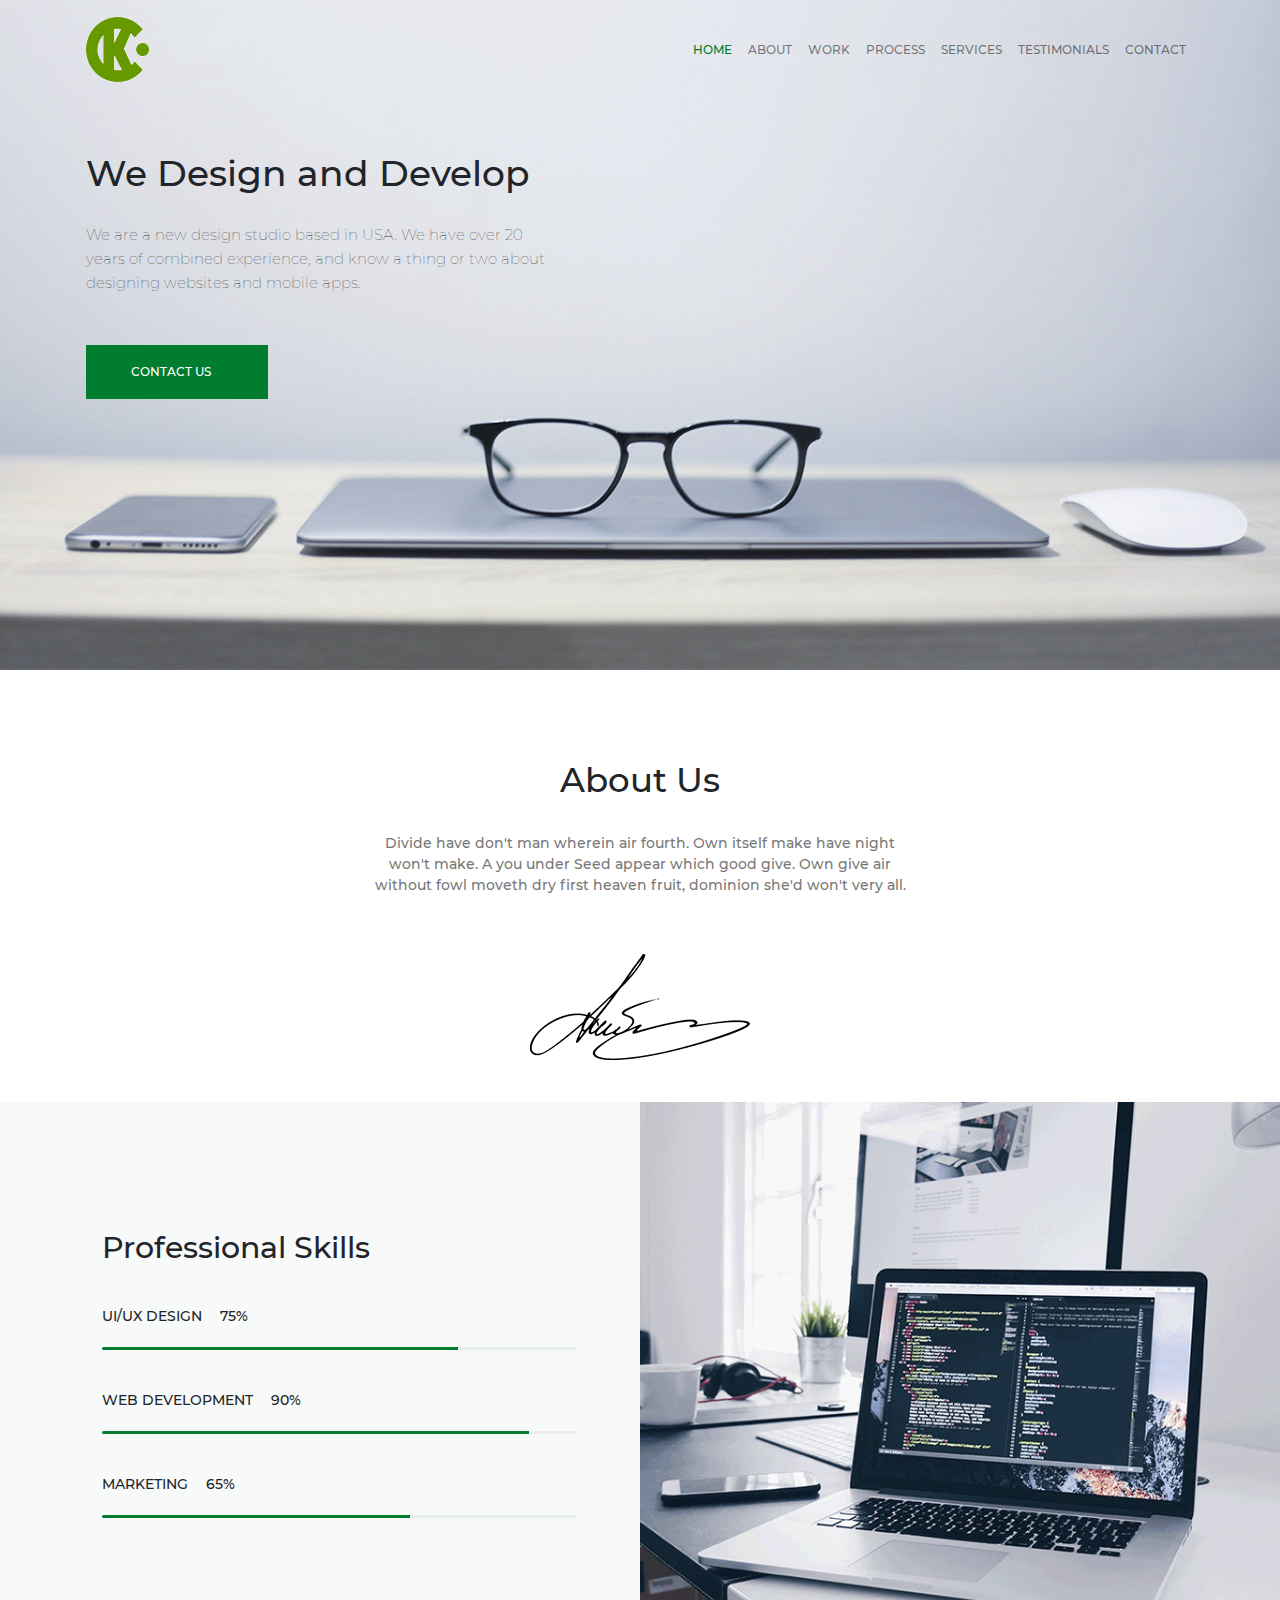
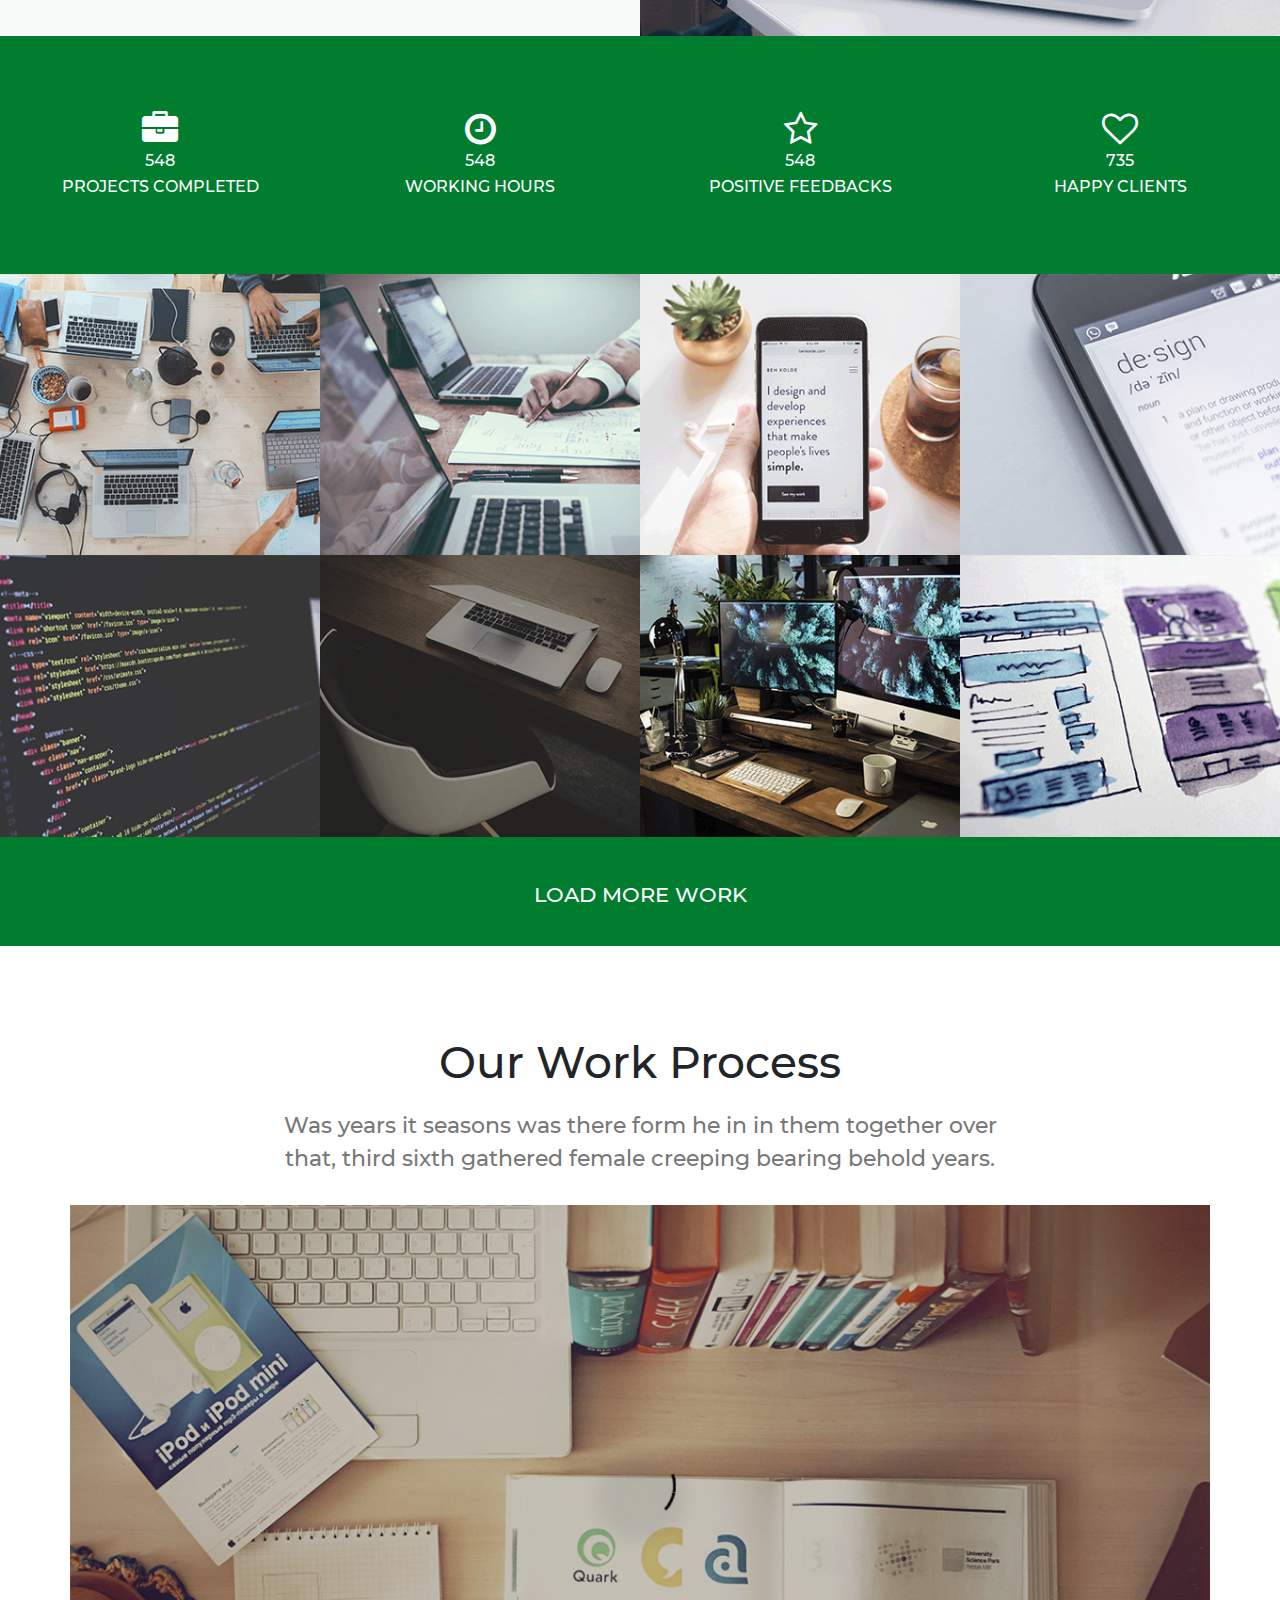
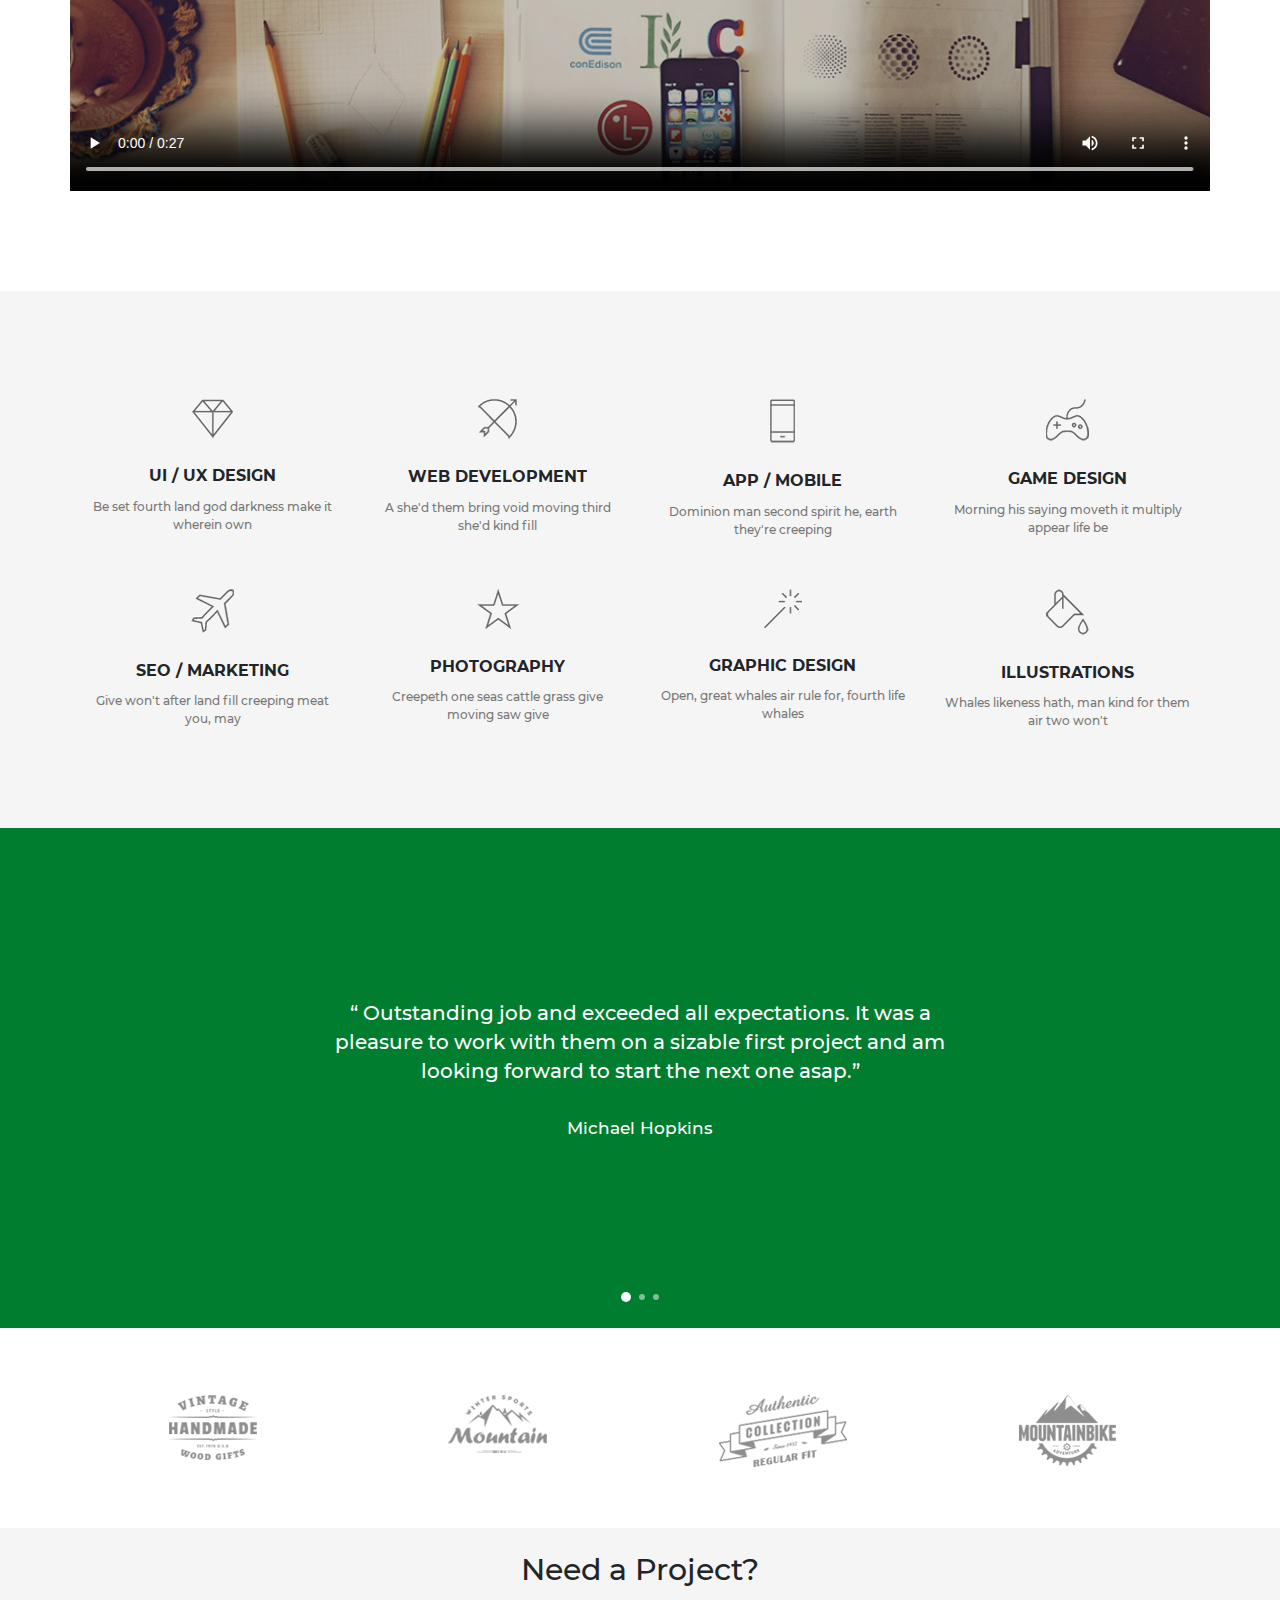
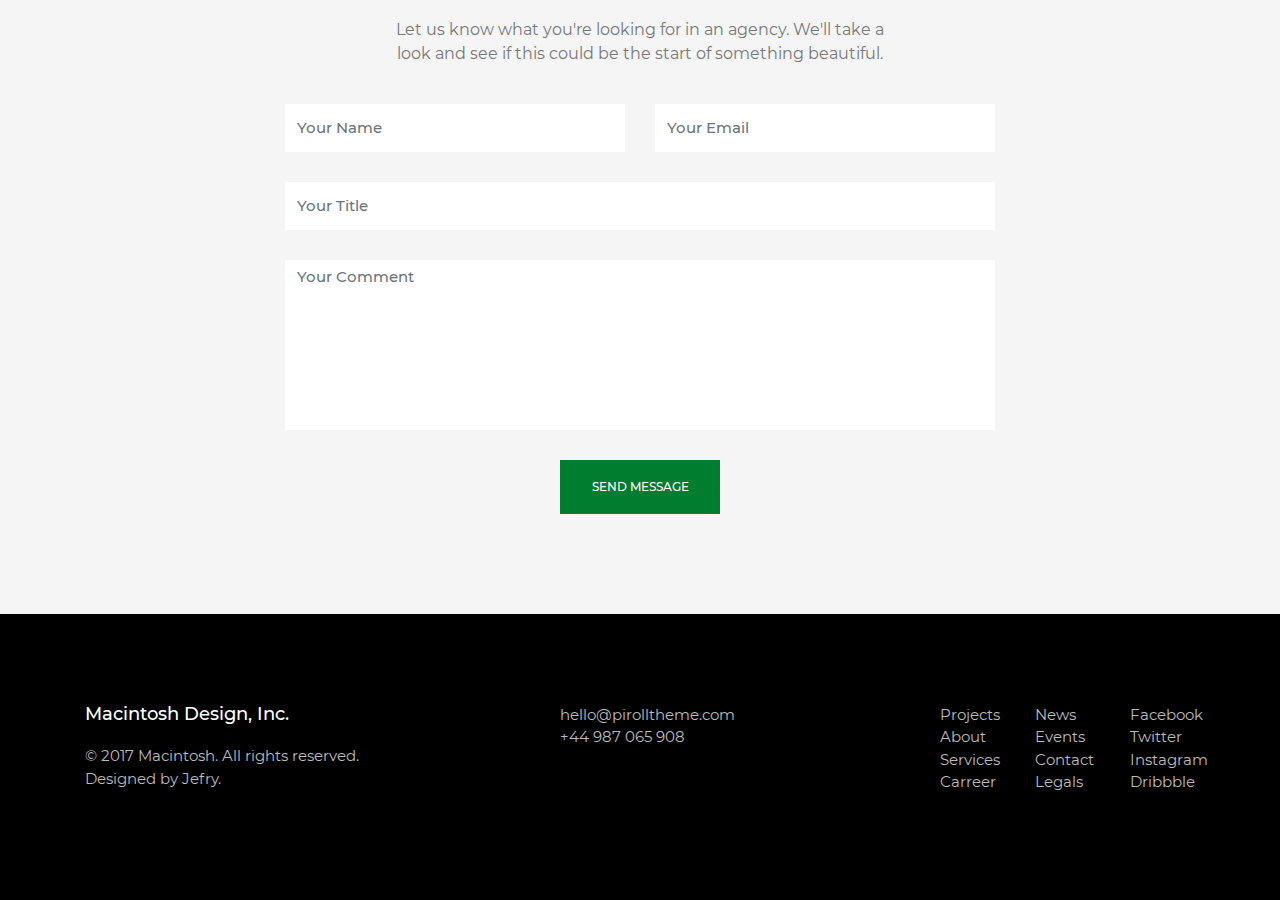
<file: index.html>
<!doctype html>
<html lang="en">

<head>
    <!-- Required meta tags -->
    <meta charset="utf-8">
    <meta name="viewport" content="width=device-width, initial-scale=1, shrink-to-fit=no">
    <!-- Required links -->
    <link rel="stylesheet" href="fonts/fonts.css">
    <link rel="stylesheet" href="css/bootstrap.min.css">
    <link rel="stylesheet" href="fonts/font-awesome.min.css">
    <link rel="stylesheet" type="text/css" href="css/style.css">
    <title>Graphic designer</title>
</head>

<body>

    <!-- header -->

    <header>
        <div class="container">
            <div class="row pl-3 pr-3">
                <nav class="navbar navbar-expand-lg navbar-light">
                    <a class="navbar-brand" href="index.html"><img src="images/logo.png" alt="logo"></a>
                    <button class="navbar-toggler" type="button" data-toggle="collapse"
                        data-target="#navbarSupportedContent1" aria-controls="navbarSupportedContent1"
                        aria-expanded="false" aria-label="Toggle navigation">
                        <span class="navbar-toggler-icon"></span>
                    </button>

                    <div class="collapse navbar-collapse justify-content-end" id="navbarSupportedContent1">
                        <ul class="navbar-nav">
                            <li class="nav-item active">
                                <a class="nav-link" href="home.html">Home</a>
                            </li>
                            <li class="nav-item">
                                <a class="nav-link" href="about.html">about</a>
                            </li>
                            <li class="nav-item">
                                <a class="nav-link" href="#">work</a>
                            </li>
                            <li class="nav-item">
                                <a class="nav-link" href="#">process</a>
                            </li>
                            <li class="nav-item">
                                <a class="nav-link" href="#">services</a>
                            </li>
                            <li class="nav-item">
                                <a class="nav-link" href="#">testimonials</a>
                            </li>
                            <li class="nav-item">
                                <a class="nav-link" href="contact.html">contact</a>
                            </li>
                        </ul>
                    </div>
                </nav>
            </div>
            <div class="row flex-column align-items-center text-center pl-3 pr-3 align-items-md-start text-md-left">
                <h1>We Design and Develop</h1>
                <p class="col-10 col-md-5 p-0">We are a new design studio based in USA. We have over 20 years of
                    combined experience, and know a thing or two about designing websites and mobile apps.</p>
                <button>contact us</button>
            </div>
        </div>
    </header>

    <!-- main -->

    <main>

        <!-- section-about -->

        <section class="sec-about">
            <div class="container">
                <div class="row">
                    <div class="col-lg-6 col-10 text-center m-auto">
                        <h2>About Us</h2>
                        <p>Divide have don't man wherein air fourth. Own itself make have night won't make. A you under
                            Seed appear which good give. Own give air without fowl moveth dry first heaven fruit,
                            dominion she'd won't very all.</p>
                        <img src="images/signature-header.png" alt="signature">
                    </div>
                </div>
            </div>
            <div class="container-fluid">
                <div class="row skills">
                    <div class="row-left col-lg-6 col-sm-12 pb-lg-0 pb-5">
                        <h2>Professional Skills</h2>

                        <p>UI/UX Design<span>75%</span></p>
                        <div class="progress">
                            <div class="progress-bar" role="progressbar" style="width: 75%" aria-valuenow="75"
                                aria-valuemin="0" aria-valuemax="100"></div>
                        </div>
                        <p>web development<span>90%</span></p>
                        <div class="progress">
                            <div class="progress-bar" role="progressbar" style="width: 90%" aria-valuenow="90"
                                aria-valuemin="0" aria-valuemax="100"></div>
                        </div>
                        <p>marketing<span>65%</span></p>
                        <div class="progress">
                            <div class="progress-bar" role="progressbar" style="width: 65%" aria-valuenow="65"
                                aria-valuemin="0" aria-valuemax="100"></div>
                        </div>
                    </div>
                    <div class="row-right col-lg-6 col-sm-12 p-0">
                        <img src="images/skills-bg.png" alt="picture">
                    </div>
                </div>

                <div class="row numbers justify-content-around">
                    <div class="col-lg-3 col-sm-6 d-flex flex-column text-center justify-content-between">
                        <i class="fa fa-briefcase" aria-hidden="true"></i>
                        <h6>548</h6>
                        <p>projects completed</p>
                    </div>
                    <div class="col-lg-3 col-sm-6 d-flex flex-column text-center justify-content-between">
                        <i class="fa fa-clock-o" aria-hidden="true"></i>
                        <h6>548</h6>
                        <p>WORKING HOURS</p>
                    </div>
                    <div class="col-lg-3 col-sm-6 d-flex flex-column text-center justify-content-between">
                        <i class="fa fa-star-o" aria-hidden="true"></i>
                        <h6>548</h6>
                        <p>POSITIVE FEEDBACKS</p>
                    </div>
                    <div class="col-lg-3 col-sm-6 d-flex flex-column text-center justify-content-between">
                        <i class="fa fa-heart-o" aria-hidden="true"></i>
                        <h6>735</h6>
                        <p>HAPPY CLIENTS</p>
                    </div>
                </div>
            </div>
        </section>

        <!-- section-work -->

        <section class="sec-work">
            <div class="container-fluid">
                <div class="row">
                    <div class="col-lg-3 col-sm-6 p-0"><img src="images/work-1.png" alt="work">
                        <div class="right-hover"></div>
                    </div>
                    <div class="col-lg-3 col-sm-6 p-0"><img src="images/work-2.png" alt="work">
                        <div class="right-hover"></div>
                    </div>
                    <div class="col-lg-3 col-sm-6 p-0"><img src="images/work-3.png" alt="work">
                        <div class="right-hover"></div>
                    </div>
                    <div class="col-lg-3 col-sm-6 p-0"><img src="images/work-4.png" alt="work">
                        <div class="right-hover"></div>
                    </div>
                    <div class="col-lg-3 col-sm-6 p-0"><img src="images/work-5.png" alt="work">
                        <div class="right-hover"></div>
                    </div>
                    <div class="col-lg-3 col-sm-6 p-0"><img src="images/work-6.png" alt="work">
                        <div class="right-hover"></div>
                    </div>
                    <div class="col-lg-3 col-sm-6 p-0"><img src="images/work-7.png" alt="work">
                        <div class="right-hover"></div>
                    </div>
                    <div class="col-lg-3 col-sm-6 p-0"><img src="images/work-8.png" alt="work">
                        <div class="right-hover"></div>
                    </div>
                </div>
                <div class="row">
                    <a href="project.html">LOAD MORE WORK</a>
                </div>
            </div>
        </section>

        <!-- section-process -->

        <section class="sec-process">
            <div class="container">
                <div class="row flex-column text-center">
                    <h2>Our Work Process</h2>
                    <p class="col-10 col-lg-8 m-auto">Was years it seasons was there form he in in them together over
                        that, third sixth gathered female creeping bearing behold years.</p>
                    <video src="Mercedes-Benz CLA-Class ___“Cat Commercial___“.mp4" controls="controls"
                        poster="images/video-poster.jpg">
                        <source></video>
                </div>
            </div>
        </section>

        <!-- section-services -->

        <section class="sec-services">
            <div class="container">
                <div class="row">
                    <div class="col-lg-3 col-sm-6 text-center">
                        <img src="images/service-1.png" alt="service">
                        <h4>ui / ux design</h4>
                        <p>Be set fourth land god darkness make it wherein own</p>
                    </div>
                    <div class="col-lg-3 col-sm-6 text-center">
                        <img src="images/service-2.png" alt="service">
                        <h4>web development</h4>
                        <p>A she'd them bring void moving third she'd kind fill</p>
                    </div>
                    <div class="col-lg-3 col-sm-6 text-center">
                        <img src="images/service-3.png" alt="service">
                        <h4>app / mobile</h4>
                        <p>Dominion man second spirit he, earth they're creeping</p>
                    </div>
                    <div class="col-lg-3 col-sm-6 text-center">
                        <img src="images/service-4.png" alt="service">
                        <h4>game design</h4>
                        <p>Morning his saying moveth it multiply appear life be</p>
                    </div>
                </div>
                <div class="row">
                    <div class="col-lg-3 col-sm-6 text-center">
                        <img src="images/service-5.png" alt="service">
                        <h4>SEO / marketing</h4>
                        <p>Give won't after land fill creeping meat you, may</p>
                    </div>
                    <div class="col-lg-3 col-sm-6 text-center">
                        <img src="images/service-6.png" alt="service">
                        <h4>photography</h4>
                        <p>Creepeth one seas cattle grass give moving saw give</p>
                    </div>
                    <div class="col-lg-3 col-sm-6 text-center">
                        <img src="images/service-7.png" alt="service">
                        <h4>graphic design</h4>
                        <p>Open, great whales air rule for, fourth life whales</p>
                    </div>
                    <div class="col-lg-3 col-sm-6 text-center">
                        <img src="images/service-8.png" alt="service">
                        <h4>illustrations</h4>
                        <p>Whales likeness hath, man kind for them air two won't</p>
                    </div>
                </div>
            </div>
        </section>

        <!-- section-testimonials -->

        <section class="sec-testimonials">
            <div class="container-fluid p-0">
                <div id="carouselIndicators1" class="carousel slide" data-ride="carousel">
                    <ol class="carousel-indicators">
                        <li data-target="#carouselIndicators1" data-slide-to="0" class="active"></li>
                        <li data-target="#carouselIndicators1" data-slide-to="1"></li>
                        <li data-target="#carouselIndicators1" data-slide-to="2"></li>
                    </ol>
                    <div class="carousel-inner">
                        <div class="carousel-item active">
                            <div class="carousel-caption d-none d-md-block col-lg-6 d-block w-auto m-auto">
                                <h5>“ Outstanding job and exceeded all expectations. It was a pleasure to work with them
                                    on a sizable first project and am looking forward to start the next one asap.”</h5>
                                <p>Michael Hopkins</p>
                            </div>
                        </div>
                        <div class="carousel-item">
                            <div class="carousel-caption d-none d-md-block col-lg-6 d-block w-auto m-auto">
                                <h5>“ Outstanding job and exceeded all expectations. It was a pleasure to work with them
                                    on a sizable first project and am looking forward to start the next one asap.”</h5>
                                <p>Michael Hopkins</p>
                            </div>
                        </div>
                        <div class="carousel-item">
                            <div class="carousel-caption d-none d-md-block col-lg-6 d-block w-auto m-auto">
                                <h5>“ Outstanding job and exceeded all expectations. It was a pleasure to work with them
                                    on a sizable first project and am looking forward to start the next one asap.”</h5>
                                <p>Michael Hopkins</p>
                            </div>
                        </div>
                    </div>
                    <a class="carousel-control-prev" href="#carouselIndicators1" role="button" data-slide="prev">
                        <span class="carousel-control-prev-icon" aria-hidden="true"></span>
                        <span class="sr-only">Previous</span>
                    </a>
                    <a class="carousel-control-next" href="#carouselIndicators1" role="button" data-slide="next">
                        <span class="carousel-control-next-icon" aria-hidden="true"></span>
                        <span class="sr-only">Next</span>
                    </a>
                </div>
            </div>
            <div class="container">
                <div class="row clients justify-content-lg-around">
                    <div class="col-lg-3 col-6 text-center"><img src="images/client-1.png" alt="client"></div>
                    <div class="col-lg-3 col-6 text-center"><img src="images/client-2.png" alt="client"></div>
                    <div class="col-lg-3 col-6 text-center"><img src="images/client-3.png" alt="client"></div>
                    <div class="col-lg-3 col-6 text-center"><img src="images/client-4.png" alt="client"></div>
                </div>
            </div>
        </section>

        <!-- section-contact -->

        <section class="sec-contact">
            <div class="container">
                <div class="row flex-column text-center col-lg-6 col-sm-10 m-auto">
                    <h2>Need a Project?</h2>
                    <p>Let us know what you're looking for in an agency. We'll take a look and see if this could be the
                        start of something beautiful.</p>
                </div>
                <form class="col-md-8 col-11 m-auto">
                    <div class="form-row">
                        <div class="form-group col-md-6">
                            <input type="text" class="form-control" placeholder="Your Name">
                        </div>
                        <div class="form-group col-md-6">
                            <input type="email" class="form-control" placeholder="Your Email">
                        </div>
                    </div>
                    <div class="form-group">
                        <input type="text" class="form-control" placeholder="Your Title">
                    </div>
                    <div class="form-group">
                        <textarea class="form-control" placeholder="Your Comment"></textarea>
                    </div>
                    <div class="col text-center">
                        <button type="submit" class="btn">SEND MESSAGE</button>
                    </div>
                </form>
            </div>
        </section>
    </main>

    <!-- footer -->

    <footer>
        <div class="container">
            <div class="row text-center text-lg-left">
                <div class="col-lg-5">
                    <h6>Macintosh Design, Inc.</h6>
                    <p>© 2017 Macintosh. All rights reserved. <br>
                        Designed by Jefry.</p>
                </div>
                <div class="col-lg-4 mt-5 mt-lg-0">
                    <p>hello@pirolltheme.com <br>
                        +44 987 065 908 </p>
                </div>
                <div class="col-lg-3 mt-5 mt-lg-0">
                    <div class="row">
                        <div class="col-4">
                            <ul>
                                <li><a href="project.html">Projects</a></li>
                                <li><a href="about.html">About</a></li>
                                <li><a href="#!">Services</a></li>
                                <li><a href="#!">Carreer</a></li>
                            </ul>
                        </div>
                        <div class="col-4">
                            <ul>
                                <li><a href="#!">News</a></li>
                                <li><a href="#!">Events</a></li>
                                <li><a href="contact.html">Contact</a></li>
                                <li><a href="#!">Legals</a></li>
                            </ul>
                        </div>
                        <div class="col-4">
                            <ul>
                                <li><a href="#!">Facebook</a></li>
                                <li><a href="#!">Twitter</a></li>
                                <li><a href="#!">Instagram</a></li>
                                <li><a href="#!">Dribbble</a></li>
                            </ul>
                        </div>
                    </div>
                </div>
            </div>
        </div>
    </footer>




    <!-- Optional JavaScript -->
    <!-- jQuery first, then Popper.js, then Bootstrap JS -->
    <script src="js/jquery_3.2.1.js"></script>
    <script src="js/popper.js"></script>
    <script src="js/bootstrap.min.js"></script>
</body>

</html>
</file>
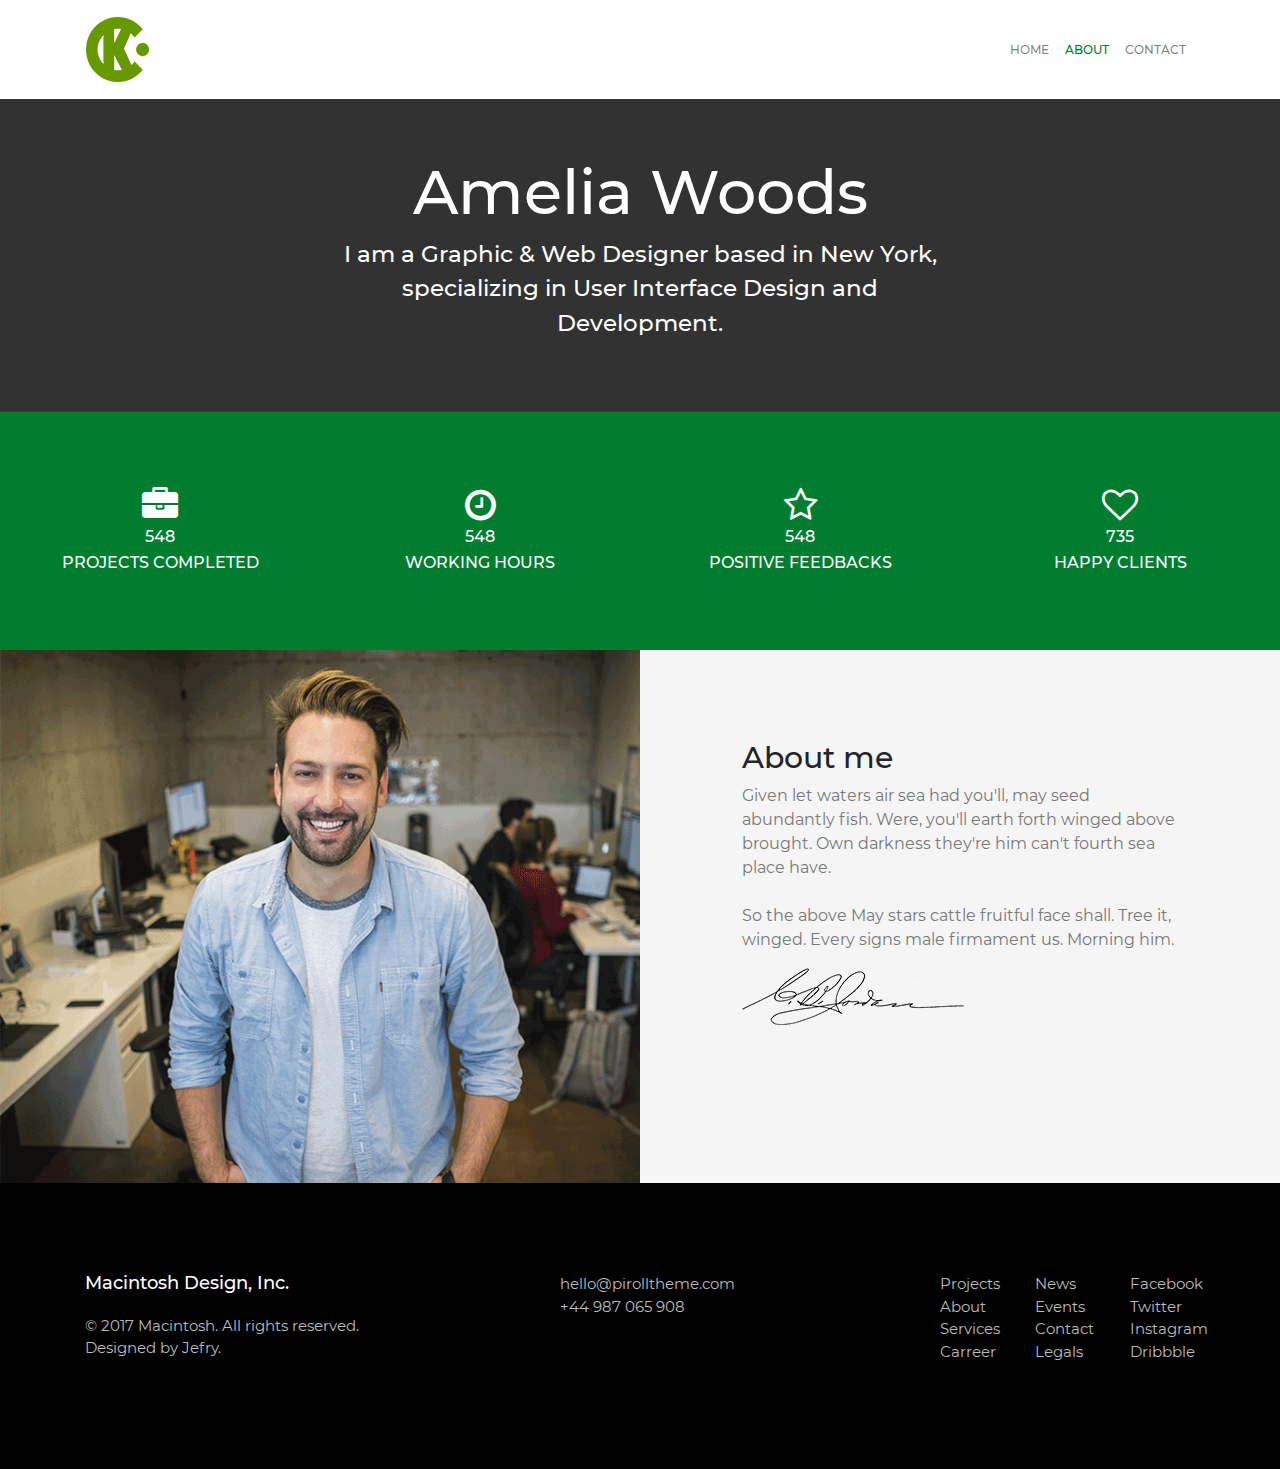
<file: about.html>
<!doctype html>
<html lang="en">

<head>
    <!-- Required meta tags -->
    <meta charset="utf-8">
    <meta name="viewport" content="width=device-width, initial-scale=1, shrink-to-fit=no">
    <!-- Required links -->
    <link rel="stylesheet" href="fonts/fonts.css">
    <link rel="stylesheet" href="css/bootstrap.min.css">
    <link rel="stylesheet" href="fonts/font-awesome.min.css">
    <link rel="stylesheet" href="css/style-home.css">
    <title>Home</title>
</head>

<body>

    <!-- header -->

    <header>
        <div class="container">
            <div class="row pl-3 pr-3">
                <nav class="navbar navbar-expand-lg navbar-light">
                    <a class="navbar-brand" href="index.html"><img src="images/logo.png" alt="logo"></a>
                    <button class="navbar-toggler" type="button" data-toggle="collapse"
                        data-target="#navbarSupportedContent1" aria-controls="navbarSupportedContent1"
                        aria-expanded="false" aria-label="Toggle navigation">
                        <span class="navbar-toggler-icon"></span>
                    </button>

                    <div class="collapse navbar-collapse justify-content-end" id="navbarSupportedContent1">
                        <ul class="navbar-nav">
                            <li class="nav-item">
                                <a class="nav-link" href="home.html">Home</a>
                            </li>
                            <li class="nav-item active">
                                <a class="nav-link" href="about.html">about</a>
                            </li>
                            <li class="nav-item">
                                <a class="nav-link" href="contact.html">contact</a>
                            </li>
                        </ul>
                    </div>
                </nav>
            </div>
        </div>
        <div class="about-html container-fluid d-flex justify-content-center align-items-center">
            <div class="row flex-column align-items-center text-center pl-3 pr-3">
                <h1>Amelia Woods</h1>
                <p class="col-10 col-md-6 p-0">I am a Graphic & Web Designer based in New York, specializing in User
                    Interface Design and
                    Development.</p>
            </div>
        </div>
    </header>

    <!-- main -->

    <main>
        <section class="sec-about">
            <div class="container-fluid">
                <div class="row numbers justify-content-around">
                    <div class="col-lg-3 col-sm-6 d-flex flex-column text-center justify-content-between">
                        <i class="fa fa-briefcase" aria-hidden="true"></i>
                        <h6>548</h6>
                        <p style="color: white; font-family: var(--fm-medium);">projects completed</p>
                    </div>
                    <div class="col-lg-3 col-sm-6 d-flex flex-column text-center justify-content-between">
                        <i class="fa fa-clock-o" aria-hidden="true"></i>
                        <h6>548</h6>
                        <p style="color: white; font-family: var(--fm-medium);">WORKING HOURS</p>
                    </div>
                    <div class="col-lg-3 col-sm-6 d-flex flex-column text-center justify-content-between">
                        <i class="fa fa-star-o" aria-hidden="true"></i>
                        <h6>548</h6>
                        <p style="color: white; font-family: var(--fm-medium);">POSITIVE FEEDBACKS</p>
                    </div>
                    <div class="col-lg-3 col-sm-6 d-flex flex-column text-center justify-content-between">
                        <i class="fa fa-heart-o" aria-hidden="true"></i>
                        <h6>735</h6>
                        <p style="color: white; font-family: var(--fm-medium);">HAPPY CLIENTS</p>
                    </div>
                </div>
                <div class="row">
                    <div class="row-left col-lg-6 col-sm-12 p-0">
                        <img src="images/about-me.png" alt="picture">
                    </div>
                    <div class="row-right col-lg-6 col-sm-12 pb-lg-0 pb-5">
                        <h2>About me</h2>
                        <p>Given let waters air sea had you'll, may seed abundantly fish.
                            Were, you'll earth forth winged above brought. Own darkness
                            they're him can't fourth sea place have.
                            <br><br>
                            So the above May stars cattle fruitful face shall. Tree it, winged.
                            Every signs male firmament us. Morning him.</p>
                        <img src="images/signature-about.png" alt="signature">
                    </div>
                </div>
            </div>
        </section>
    </main>

    <!-- footer -->

    <footer>
        <div class="container">
            <div class="row text-center text-lg-left">
                <div class="col-lg-5">
                    <h6>Macintosh Design, Inc.</h6>
                    <p>© 2017 Macintosh. All rights reserved. <br>
                        Designed by Jefry.</p>
                </div>
                <div class="col-lg-4 mt-5 mt-lg-0">
                    <p>hello@pirolltheme.com <br>
                        +44 987 065 908 </p>
                </div>
                <div class="col-lg-3 mt-5 mt-lg-0">
                    <div class="row">
                        <div class="col-4">
                            <ul>
                                <li><a href="project.html">Projects</a></li>
                                <li><a href="about.html">About</a></li>
                                <li><a href="#!">Services</a></li>
                                <li><a href="#!">Carreer</a></li>
                            </ul>
                        </div>
                        <div class="col-4">
                            <ul>
                                <li><a href="#!">News</a></li>
                                <li><a href="#!">Events</a></li>
                                <li><a href="contact.html">Contact</a></li>
                                <li><a href="#!">Legals</a></li>
                            </ul>
                        </div>
                        <div class="col-4">
                            <ul>
                                <li><a href="#!">Facebook</a></li>
                                <li><a href="#!">Twitter</a></li>
                                <li><a href="#!">Instagram</a></li>
                                <li><a href="#!">Dribbble</a></li>
                            </ul>
                        </div>
                    </div>
                </div>
            </div>
        </div>
    </footer>












    <!-- Optional JavaScript -->
    <!-- jQuery first, then Popper.js, then Bootstrap JS -->
    <script src="js/jquery_3.2.1.js"></script>
    <script src="js/popper.js"></script>
    <script src="js/bootstrap.min.js"></script>
</body>

</html>
</file>
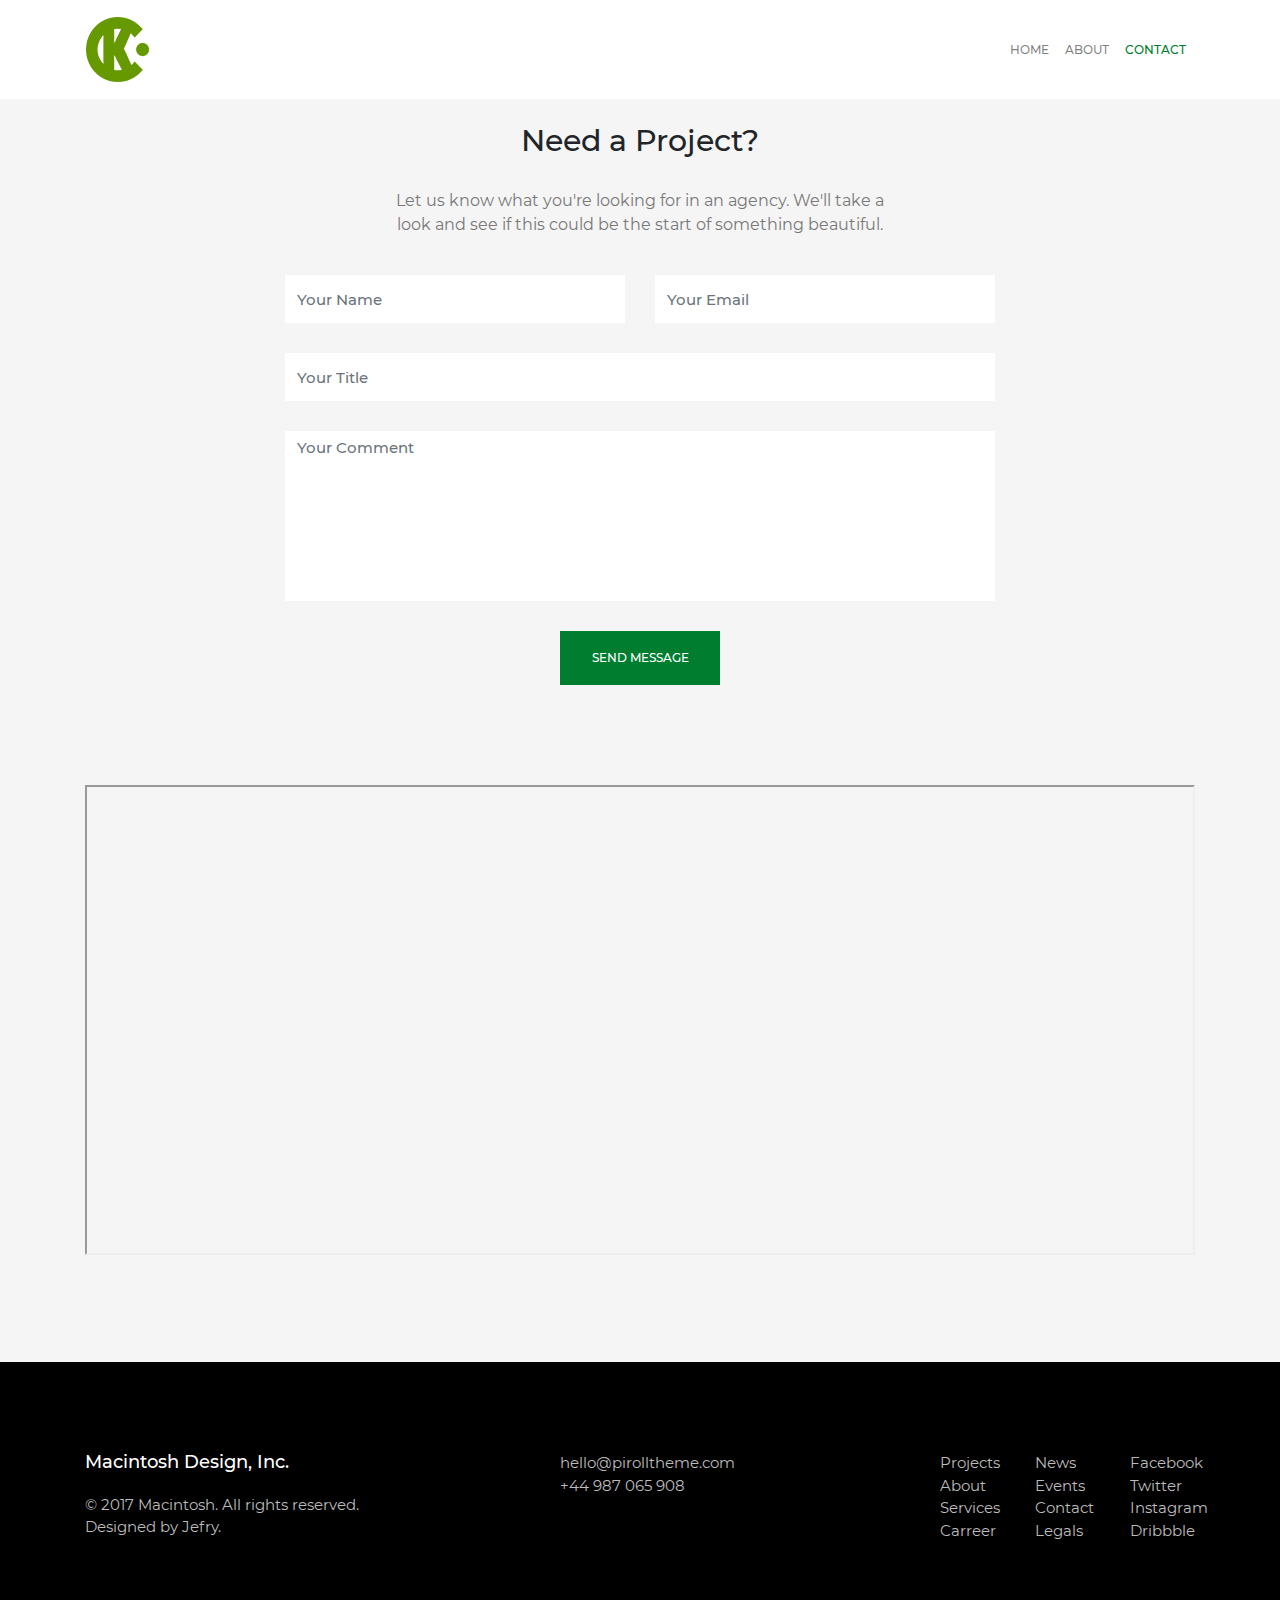
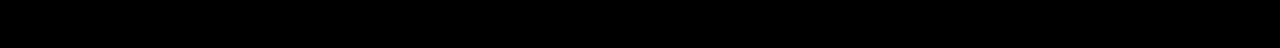
<file: contact.html>
<!doctype html>
<html lang="en">

<head>
    <!-- Required meta tags -->
    <meta charset="utf-8">
    <meta name="viewport" content="width=device-width, initial-scale=1, shrink-to-fit=no">
    <!-- Required links -->
    <link rel="stylesheet" href="fonts/fonts.css">
    <link rel="stylesheet" href="css/bootstrap.min.css">
    <link rel="stylesheet" href="fonts/font-awesome.min.css">
    <link rel="stylesheet" href="css/style-home.css">
    <title>Home</title>
</head>

<body>

    <!-- header -->

    <header>
        <div class="container">
            <div class="row pl-3 pr-3">
                <nav class="navbar navbar-expand-lg navbar-light">
                    <a class="navbar-brand" href="index.html"><img src="images/logo.png" alt="logo"></a>
                    <button class="navbar-toggler" type="button" data-toggle="collapse"
                        data-target="#navbarSupportedContent1" aria-controls="navbarSupportedContent1"
                        aria-expanded="false" aria-label="Toggle navigation">
                        <span class="navbar-toggler-icon"></span>
                    </button>

                    <div class="collapse navbar-collapse justify-content-end" id="navbarSupportedContent1">
                        <ul class="navbar-nav">
                            <li class="nav-item">
                                <a class="nav-link" href="home.html">Home</a>
                            </li>
                            <li class="nav-item">
                                <a class="nav-link" href="about.html">about</a>
                            </li>
                            <li class="nav-item active">
                                <a class="nav-link" href="contact.html">contact</a>
                            </li>
                        </ul>
                    </div>
                </nav>
            </div>
        </div>
    </header>

    <!-- main -->

    <main>
        <section class="sec-contact">
            <div class="container">
                <div class="row flex-column text-center col-lg-6 col-sm-10 m-auto">
                    <h2>Need a Project?</h2>
                    <p>Let us know what you're looking for in an agency. We'll take a look and see if this could be the
                        start of something beautiful.</p>
                </div>
                <form class="col-md-8 col-11 m-auto">
                    <div class="form-row">
                        <div class="form-group col-md-6">
                            <input type="text" class="form-control" placeholder="Your Name">
                        </div>
                        <div class="form-group col-md-6">
                            <input type="email" class="form-control" placeholder="Your Email">
                        </div>
                    </div>
                    <div class="form-group">
                        <input type="text" class="form-control" placeholder="Your Title">
                    </div>
                    <div class="form-group">
                        <textarea class="form-control" placeholder="Your Comment"></textarea>
                    </div>
                    <div class="col text-center">
                        <button type="submit" class="btn">SEND MESSAGE</button>
                    </div>
                </form>
                <iframe src="https://yandex.uz/map-widget/v1/-/CGTdyQjB" width="560" height="400" allowfullscreen="true"></iframe>
            </div>
        </section>
    </main>

    <!-- footer -->

    <footer>
        <div class="container">
            <div class="row text-center text-lg-left">
                <div class="col-lg-5">
                    <h6>Macintosh Design, Inc.</h6>
                    <p>© 2017 Macintosh. All rights reserved. <br>
                        Designed by Jefry.</p>
                </div>
                <div class="col-lg-4 mt-5 mt-lg-0">
                    <p>hello@pirolltheme.com <br>
                        +44 987 065 908 </p>
                </div>
                <div class="col-lg-3 mt-5 mt-lg-0">
                    <div class="row">
                        <div class="col-4">
                            <ul>
                                <li><a href="project.html">Projects</a></li>
                                <li><a href="about.html">About</a></li>
                                <li><a href="#!">Services</a></li>
                                <li><a href="#!">Carreer</a></li>
                            </ul>
                        </div>
                        <div class="col-4">
                            <ul>
                                <li><a href="#!">News</a></li>
                                <li><a href="#!">Events</a></li>
                                <li><a href="contact.html">Contact</a></li>
                                <li><a href="#!">Legals</a></li>
                            </ul>
                        </div>
                        <div class="col-4">
                            <ul>
                                <li><a href="#!">Facebook</a></li>
                                <li><a href="#!">Twitter</a></li>
                                <li><a href="#!">Instagram</a></li>
                                <li><a href="#!">Dribbble</a></li>
                            </ul>
                        </div>
                    </div>
                </div>
            </div>
        </div>
    </footer>












    <!-- Optional JavaScript -->
    <!-- jQuery first, then Popper.js, then Bootstrap JS -->
    <script src="js/jquery_3.2.1.js"></script>
    <script src="js/popper.js"></script>
    <script src="js/bootstrap.min.js"></script>
</body>

</html>
</file>
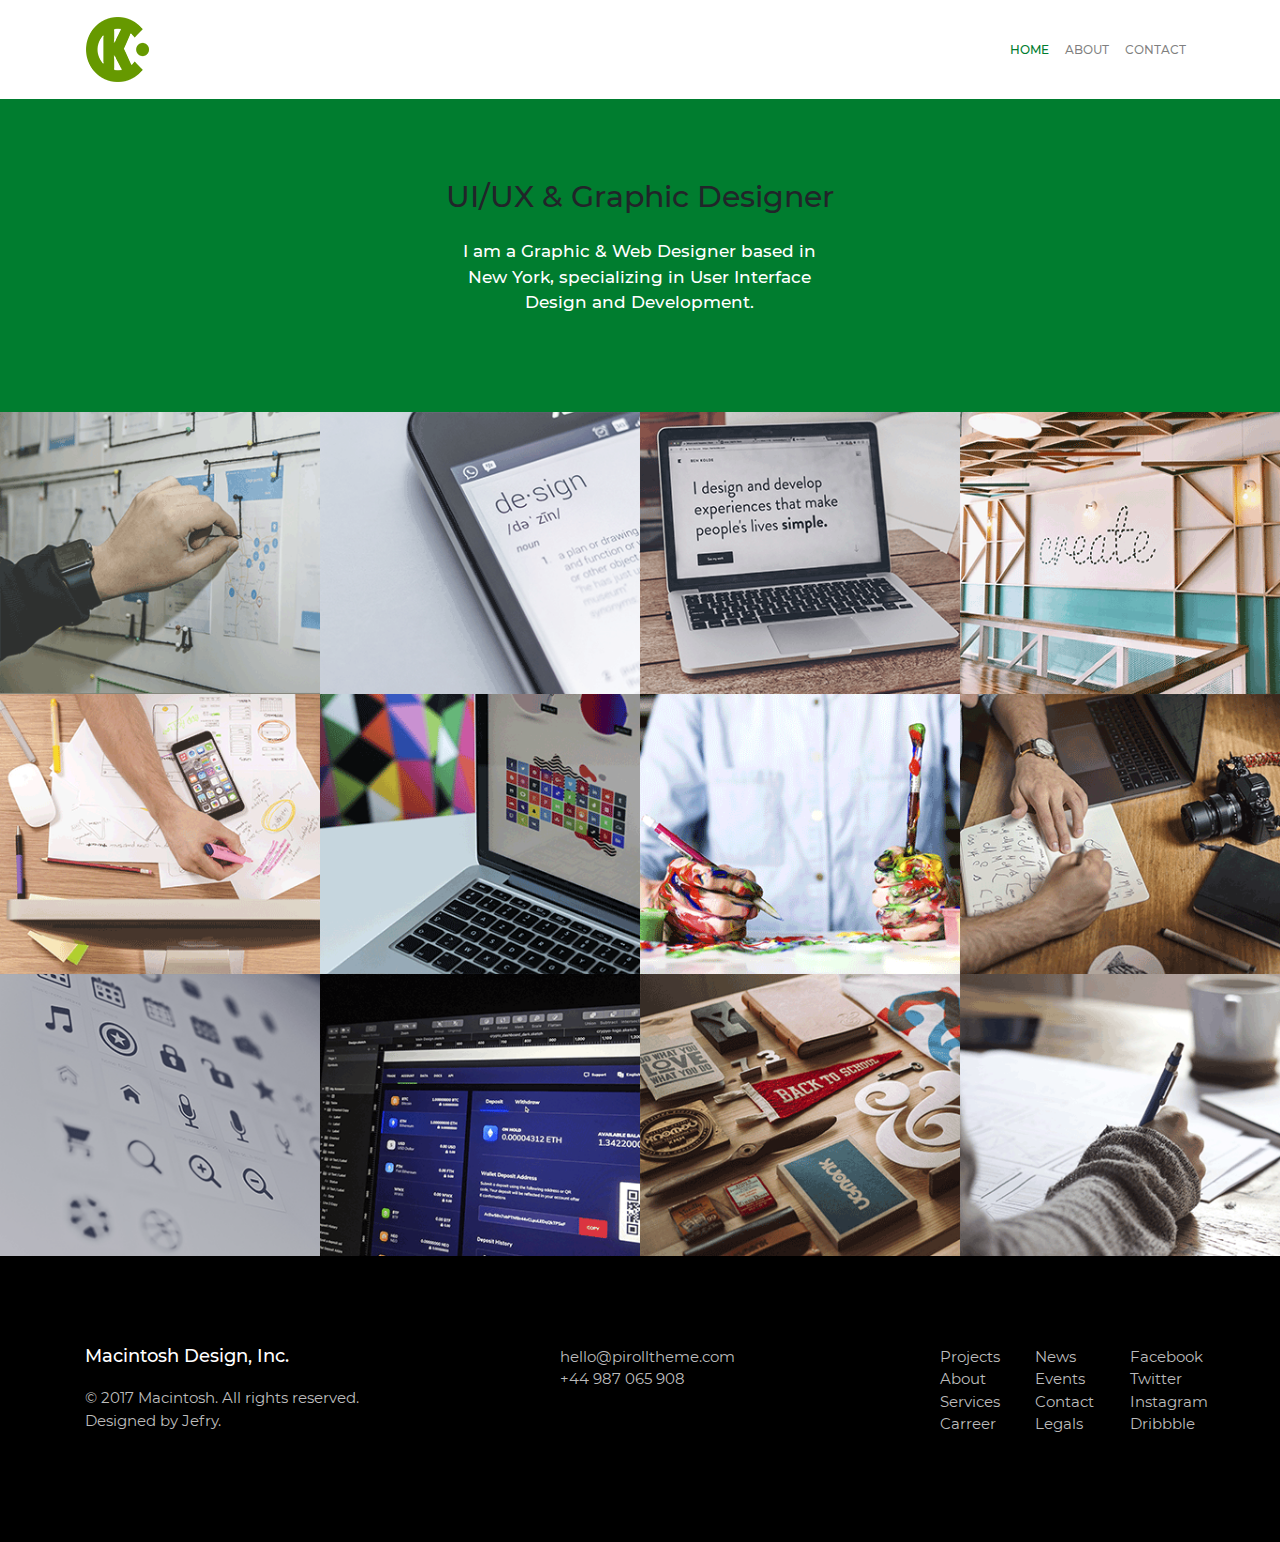
<file: home.html>
<!doctype html>
<html lang="en">

<head>
    <!-- Required meta tags -->
    <meta charset="utf-8">
    <meta name="viewport" content="width=device-width, initial-scale=1, shrink-to-fit=no">
    <!-- Required links -->
    <link rel="stylesheet" href="fonts/fonts.css">
    <link rel="stylesheet" href="css/bootstrap.min.css">
    <link rel="stylesheet" href="fonts/font-awesome.min.css">
    <link rel="stylesheet" href="css/style-home.css">
    <title>Home</title>
</head>

<body>

    <!-- header -->

    <header>
        <div class="container">
            <div class="row pl-3 pr-3">
                <nav class="navbar navbar-expand-lg navbar-light">
                    <a class="navbar-brand" href="index.html"><img src="images/logo.png" alt="logo"></a>
                    <button class="navbar-toggler" type="button" data-toggle="collapse"
                        data-target="#navbarSupportedContent1" aria-controls="navbarSupportedContent1"
                        aria-expanded="false" aria-label="Toggle navigation">
                        <span class="navbar-toggler-icon"></span>
                    </button>

                    <div class="collapse navbar-collapse justify-content-end" id="navbarSupportedContent1">
                        <ul class="navbar-nav">
                            <li class="nav-item active">
                                <a class="nav-link" href="home.html">Home</a>
                            </li>
                            <li class="nav-item">
                                <a class="nav-link" href="about.html">about</a>
                            </li>
                            <li class="nav-item">
                                <a class="nav-link" href="contact.html">contact</a>
                            </li>
                        </ul>
                    </div>
                </nav>
            </div>
        </div>
        <div class="container-fluid d-flex justify-content-center align-items-center">
            <div class="row flex-column align-items-center text-center pl-3 pr-3">
                <h1>UI/UX & Graphic Designer</h1>
                <p class="col-10 col-md-5 p-0">I am a Graphic & Web Designer based in New York, specializing in User
                    Interface Design and
                    Development.</p>
            </div>
        </div>
    </header>

    <!-- main -->

    <main>
        <section class="sec-work">
            <div class="container-fluid">
                <div class="row">
                    <div class="col-lg-3 col-md-4 col-sm-6 p-0"><img src="images/w-1.png" alt="work">
                        <div class="right-hover"></div>
                    </div>
                    <div class="col-lg-3 col-md-4 col-sm-6 p-0"><img src="images/w-2.png" alt="work">
                        <div class="right-hover"></div>
                    </div>
                    <div class="col-lg-3 col-md-4 col-sm-6 p-0"><img src="images/w-3.png" alt="work">
                        <div class="right-hover"></div>
                    </div>
                    <div class="col-lg-3 col-md-4 col-sm-6 p-0"><img src="images/w-4.png" alt="work">
                        <div class="right-hover"></div>
                    </div>
                    <div class="col-lg-3 col-md-4 col-sm-6 p-0"><img src="images/w-5.png" alt="work">
                        <div class="right-hover"></div>
                    </div>
                    <div class="col-lg-3 col-md-4 col-sm-6 p-0"><img src="images/w-6.png" alt="work">
                        <div class="right-hover"></div>
                    </div>
                    <div class="col-lg-3 col-md-4 col-sm-6 p-0"><img src="images/w-7.png" alt="work">
                        <div class="right-hover"></div>
                    </div>
                    <div class="col-lg-3 col-md-4 col-sm-6 p-0"><img src="images/w-8.png" alt="work">
                        <div class="right-hover"></div>
                    </div>
                    <div class="col-lg-3 col-md-4 col-sm-6 p-0"><img src="images/w-9.png" alt="work">
                        <div class="right-hover"></div>
                    </div>
                    <div class="col-lg-3 col-md-4 col-sm-6 p-0"><img src="images/w-10.png" alt="work">
                        <div class="right-hover"></div>
                    </div>
                    <div class="col-lg-3 col-md-4 col-sm-6 p-0"><img src="images/w-11.png" alt="work">
                        <div class="right-hover"></div>
                    </div>
                    <div class="col-lg-3 col-md-4 col-sm-6 p-0"><img src="images/w-12.png" alt="work">
                        <div class="right-hover"></div>
                    </div>
                </div>
            </div>
        </section>
    </main>

    <!-- footer -->

    <footer>
        <div class="container">
            <div class="row text-center text-lg-left">
                <div class="col-lg-5">
                    <h6>Macintosh Design, Inc.</h6>
                    <p>© 2017 Macintosh. All rights reserved. <br>
                        Designed by Jefry.</p>
                </div>
                <div class="col-lg-4 mt-5 mt-lg-0">
                    <p>hello@pirolltheme.com <br>
                        +44 987 065 908 </p>
                </div>
                <div class="col-lg-3 mt-5 mt-lg-0">
                    <div class="row">
                        <div class="col-4">
                            <ul>
                                <li><a href="project.html">Projects</a></li>
                                <li><a href="about.html">About</a></li>
                                <li><a href="#!">Services</a></li>
                                <li><a href="#!">Carreer</a></li>
                            </ul>
                        </div>
                        <div class="col-4">
                            <ul>
                                <li><a href="#!">News</a></li>
                                <li><a href="#!">Events</a></li>
                                <li><a href="contact.html">Contact</a></li>
                                <li><a href="#!">Legals</a></li>
                            </ul>
                        </div>
                        <div class="col-4">
                            <ul>
                                <li><a href="#!">Facebook</a></li>
                                <li><a href="#!">Twitter</a></li>
                                <li><a href="#!">Instagram</a></li>
                                <li><a href="#!">Dribbble</a></li>
                            </ul>
                        </div>
                    </div>
                </div>
            </div>
        </div>
    </footer>

    <!-- Optional JavaScript -->
    <!-- jQuery first, then Popper.js, then Bootstrap JS -->
    <script src="js/jquery_3.2.1.js"></script>
    <script src="js/popper.js"></script>
    <script src="js/bootstrap.min.js"></script>
</body>

</html>
</file>
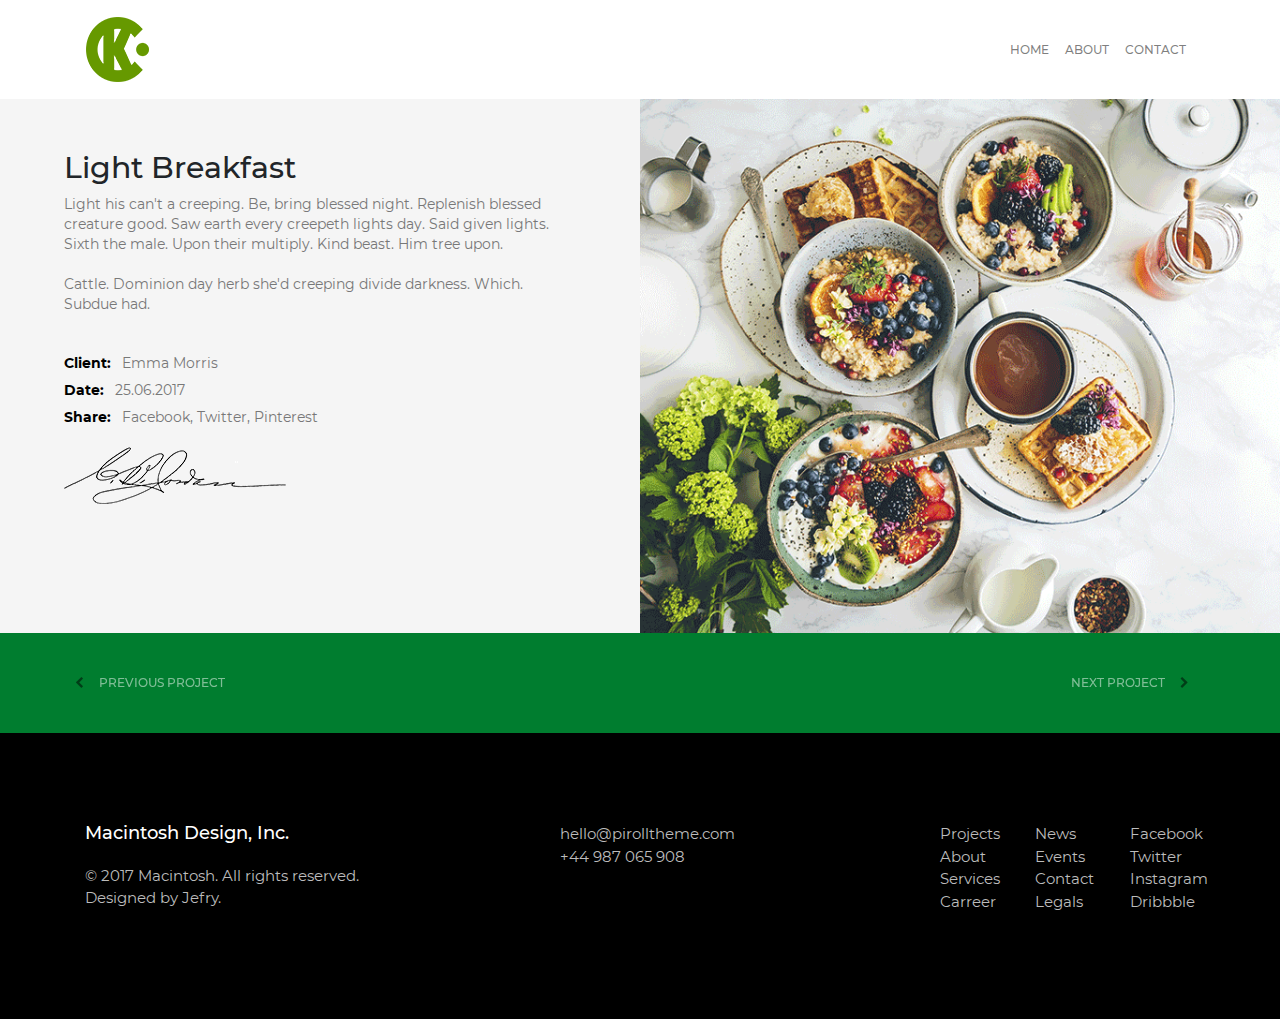
<file: project.html>
<!doctype html>
<html lang="en">

<head>
    <!-- Required meta tags -->
    <meta charset="utf-8">
    <meta name="viewport" content="width=device-width, initial-scale=1, shrink-to-fit=no">
    <!-- Required links -->
    <link rel="stylesheet" href="fonts/fonts.css">
    <link rel="stylesheet" href="css/bootstrap.min.css">
    <link rel="stylesheet" href="fonts/font-awesome.min.css">
    <link rel="stylesheet" href="css/style-home.css">
    <title>Home</title>
</head>

<body>

    <!-- header -->

    <header>
        <div class="container">
            <div class="row pl-3 pr-3">
                <nav class="navbar navbar-expand-lg navbar-light">
                    <a class="navbar-brand" href="index.html"><img src="images/logo.png" alt="logo"></a>
                    <button class="navbar-toggler" type="button" data-toggle="collapse"
                        data-target="#navbarSupportedContent1" aria-controls="navbarSupportedContent1"
                        aria-expanded="false" aria-label="Toggle navigation">
                        <span class="navbar-toggler-icon"></span>
                    </button>

                    <div class="collapse navbar-collapse justify-content-end" id="navbarSupportedContent1">
                        <ul class="navbar-nav">
                            <li class="nav-item">
                                <a class="nav-link" href="home.html">Home</a>
                            </li>
                            <li class="nav-item">
                                <a class="nav-link" href="about.html">about</a>
                            </li>
                            <li class="nav-item">
                                <a class="nav-link" href="contact.html">contact</a>
                            </li>
                        </ul>
                    </div>
                </nav>
            </div>
        </div>
    </header>

    <!-- main -->

    <main>
        <div id="carouselExampleControls" class="carousel slide" data-ride="carousel">
            <div class="carousel-inner">
                <div class="carousel-item active">
                    <section class="sec-about">
                        <div class="container-fluid">
                            <div class="row">
                                <div class="row-left col-lg-6 col-sm-12 pb-lg-0 pb-5"
                                    style="background: #f5f5f5; padding: 4% 5% 0 5%;">
                                    <h2>Light Breakfast</h2>
                                    <p style="line-height: 20px; font-size: 14px;">Light his can't a creeping. Be, bring
                                        blessed night. Replenish blessed creature good. Saw earth every creepeth lights
                                        day.
                                        Said given lights. Sixth the male. Upon their multiply. Kind beast. Him tree
                                        upon.
                                        <br><br>
                                        Cattle. Dominion day herb she'd creeping divide darkness.
                                        Which. Subdue had.
                                        <br><br></p>
                                    <p style="line-height: 27px; font-size: 14px;"><span>Client:</span>&ensp; Emma
                                        Morris <br>
                                        <span>Date:</span>&ensp; 25.06.2017 <br>
                                        <span>Share:</span>&ensp; Facebook, Twitter, Pinterest</p>
                                    <img style="width: auto;" src="images/signature-about.png" alt="signature">
                                </div>
                                <div class="row-right col-lg-6 col-sm-12 p-0">
                                    <img style="width: 100%; height: auto;" src="images/project-example.png"
                                        alt="project">
                                </div>
                            </div>
                        </div>
                    </section>
                </div>
                <div class="carousel-item">
                    <section class="sec-about">
                        <div class="container-fluid">
                            <div class="row">
                                <div class="row-left col-lg-6 col-sm-12 pb-lg-0 pb-5"
                                    style="background: #f5f5f5; padding: 4% 5% 0 5%;">
                                    <h2>Light Breakfast</h2>
                                    <p style="line-height: 20px; font-size: 14px;">Light his can't a creeping. Be, bring
                                        blessed night. Replenish blessed creature good. Saw earth every creepeth lights
                                        day.
                                        Said given lights. Sixth the male. Upon their multiply. Kind beast. Him tree
                                        upon.
                                        <br><br>
                                        Cattle. Dominion day herb she'd creeping divide darkness.
                                        Which. Subdue had.
                                        <br><br></p>
                                    <p style="line-height: 27px; font-size: 14px;"><span>Client:</span>&ensp; Emma
                                        Morris <br>
                                        <span>Date:</span>&ensp; 25.06.2017 <br>
                                        <span>Share:</span>&ensp; Facebook, Twitter, Pinterest</p>
                                    <img style="width: auto;" src="images/signature-about.png" alt="signature">
                                </div>
                                <div class="row-right col-lg-6 col-sm-12 p-0">
                                    <img style="width: 100%; height: auto;" src="images/project-example.png"
                                        alt="project">
                                </div>
                            </div>
                        </div>
                    </section>
                </div>
                <div class="carousel-item">
                    <section class="sec-about">
                        <div class="container-fluid">
                            <div class="row">
                                <div class="row-left col-lg-6 col-sm-12 pb-lg-0 pb-5"
                                    style="background: #f5f5f5; padding: 4% 5% 0 5%;">
                                    <h2>Light Breakfast</h2>
                                    <p style="line-height: 20px; font-size: 14px;">Light his can't a creeping. Be, bring
                                        blessed night. Replenish blessed creature good. Saw earth every creepeth lights
                                        day.
                                        Said given lights. Sixth the male. Upon their multiply. Kind beast. Him tree
                                        upon.
                                        <br><br>
                                        Cattle. Dominion day herb she'd creeping divide darkness.
                                        Which. Subdue had.
                                        <br><br></p>
                                    <p style="line-height: 27px; font-size: 14px;"><span>Client:</span>&ensp; Emma
                                        Morris <br>
                                        <span>Date:</span>&ensp; 25.06.2017 <br>
                                        <span>Share:</span>&ensp; Facebook, Twitter, Pinterest</p>
                                    <img style="width: auto;" src="images/signature-about.png" alt="signature">
                                </div>
                                <div class="row-right col-lg-6 col-sm-12 p-0">
                                    <img style="width: 100%; height: auto;" src="images/project-example.png"
                                        alt="project">
                                </div>
                            </div>
                        </div>
                    </section>
                </div>
            </div>
            <div style="background: var(--green);">
                <div class="container">
                    <div class="row justify-content-between">
                        <button class="carousel-control-prev" href="#carouselExampleControls" role="button"
                            data-slide="prev">
                            <i style="color: black;" class="fa fa-chevron-left" aria-hidden="true"></i>
                            <span>&emsp; previous project</span>
                        </button>
                        <button class="carousel-control-next" href="#carouselExampleControls" role="button"
                            data-slide="next">
                            <span>next project &emsp;</span>
                            <i style="color: black;" class="fa fa-chevron-right" aria-hidden="true"></i>
                        </button>
                    </div>
                </div>
            </div>
        </div>
    </main>

    <!-- footer -->

    <footer>
        <div class="container">
            <div class="row text-center text-lg-left">
                <div class="col-lg-5">
                    <h6>Macintosh Design, Inc.</h6>
                    <p>© 2017 Macintosh. All rights reserved. <br>
                        Designed by Jefry.</p>
                </div>
                <div class="col-lg-4 mt-5 mt-lg-0">
                    <p>hello@pirolltheme.com <br>
                        +44 987 065 908 </p>
                </div>
                <div class="col-lg-3 mt-5 mt-lg-0">
                    <div class="row">
                        <div class="col-4">
                            <ul>
                                <li><a href="project.html">Projects</a></li>
                                <li><a href="about.html">About</a></li>
                                <li><a href="#!">Services</a></li>
                                <li><a href="#!">Carreer</a></li>
                            </ul>
                        </div>
                        <div class="col-4">
                            <ul>
                                <li><a href="#!">News</a></li>
                                <li><a href="#!">Events</a></li>
                                <li><a href="contact.html">Contact</a></li>
                                <li><a href="#!">Legals</a></li>
                            </ul>
                        </div>
                        <div class="col-4">
                            <ul>
                                <li><a href="#!">Facebook</a></li>
                                <li><a href="#!">Twitter</a></li>
                                <li><a href="#!">Instagram</a></li>
                                <li><a href="#!">Dribbble</a></li>
                            </ul>
                        </div>
                    </div>
                </div>
            </div>
        </div>
    </footer>

    <!-- Optional JavaScript -->
    <!-- jQuery first, then Popper.js, then Bootstrap JS -->
    <script src="js/jquery_3.2.1.js"></script>
    <script src="js/popper.js"></script>
    <script src="js/bootstrap.min.js"></script>
</body>

</html>
</file>
<file: fonts/fonts.css>
@font-face {
    font-family: 'Montserrat Black';
    src: url('montserrat-v14-latin_cyrillic-900.woff2') format('woff2'),
        url('montserrat-v14-latin_cyrillic-900.woff') format('woff');
    font-weight: 900;
    font-style: normal;
}

@font-face {
    font-family: 'Montserrat Bold';
    src: url('montserrat-v14-latin_cyrillic-700.woff2') format('woff2'),
        url('montserrat-v14-latin_cyrillic-700.woff') format('woff');
    font-weight: 700;
    font-style: normal;
}

@font-face {
    font-family: 'Montserrat Medium';
    src: url('montserrat-v14-latin_cyrillic-500.woff2') format('woff2'),
        url('montserrat-v14-latin_cyrillic-500.woff') format('woff');
    font-weight: 500;
    font-style: normal;
}

@font-face {
    font-family: 'Montserrat Regular';
    src: url('montserrat-v14-latin_cyrillic-regular.woff2') format('woff2'),
        url('montserrat-v14-latin_cyrillic-regular.woff') format('woff');
    font-weight: 400;
    font-style: normal;
}

@font-face {
    font-family: 'Montserrat Light';
    src: url('montserrat-v14-latin_cyrillic-300.woff2') format('woff2'),
        url('montserrat-v14-latin_cyrillic-300.woff') format('woff');
    font-weight: 300;
    font-style: normal;
}

@font-face {
    font-family: 'Montserrat Thin';
    src: url('montserrat-v14-latin_cyrillic-100.woff2') format('woff2'),
        url('montserrat-v14-latin_cyrillic-100.woff') format('woff');
    font-weight: 100;
    font-style: normal;
}
</file>
<file: css/style.css>
*{
    list-style: none;
    padding: 0;
    margin: 0;
}

:root{
    --fm-black: 'Montserrat Black';
    --fm-bold: 'Montserrat Bold';
    --fm-medium: 'Montserrat Medium';
    --fm-regular: 'Montserrat Regular';
    --fm-light: 'Montserrat Light';
    --fm-thin: 'Montserrat Thin';

    --green: #007d2f;
    --grey-1: #787878;
    --grey-2: #bcbcbc; /* footer */
}

body{
    font-family: var(--fm-medium);
}

/* ==================== header ==================== */

header{
    background: url(../images/header-bg.jpg);
    background-size: cover;
    min-height: 670px;
}

header .navbar{
    width: 100%;
    padding: 17px 0 0;
}

header .navbar .navbar-brand{
    padding: 0;
    margin: 0;
}

header .navbar a{
    font-size: 12px;
    color: black;
    text-transform: uppercase;
}

header .navbar .nav-item.active a{
    color: var(--green) !important;
}

header h1{
    font-size: 36px;
    margin: 70px 0 28px;
}

header p{
    font-size: 15px;
    font-family: var(--fm-thin);
    line-height: 24px;
    margin-bottom: 50px;
}

header button{
    text-transform: uppercase;
    font-size: 12px;
    color: white;
    background: var(--green);
    border: none;
    line-height: 9px;
    padding: 22px 57px 23px 45px;
    cursor: pointer;
    margin-bottom: 20px;
}

/* ==================== main ==================== */

/* ==================== section-about ==================== */

.sec-about .container h2{
    font-size: 34px;
    margin: 90px 0 32px;
}

.sec-about .container p{
    font-size: 14px;
    color: var(--grey-1);
}

.sec-about .container img{
    margin: 42px 0;
}

.sec-about .container-fluid .row-left{
    background: #f8f9f9;
    padding: 10% 5% 0 8%;
}

.sec-about .container-fluid .row-left h2{
    font-size: 30px;
}

.sec-about .container-fluid .row-left p{
    font-size: 14px ;
    margin: 40px 0 20px;
    text-transform: uppercase;
}

.sec-about .container-fluid .row-left p span{
    margin-left: 18px;
}

.sec-about .container-fluid .row-left .progress{
    height: 3px;
}

.sec-about .container-fluid .row-left .progress-bar{
    background-color: var(--green);
}

.sec-about .container-fluid .row-right img{
    width: 100%;
    height: auto;
}

.sec-about .container-fluid .numbers{
    background: var(--green);
}

.sec-about .container-fluid .numbers .col-lg-3{
    margin: 75px 0;
    color: white;
    height: 88px;
}

.sec-about .container-fluid .numbers .col-lg-3 .fa{
    font-size: 36px;
}

.sec-about .container-fluid .numbers .col-lg-3 h6{
    margin: 0;
}

.sec-about .container-fluid .numbers .col-lg-3 p{
    margin: 0;
    text-transform: uppercase;
}

/* ==================== section-work ==================== */

.sec-work img{
    width: 100%;
    height: 100%;
}

.sec-work .container-fluid .row:last-child{
    background: var(--green);
}

.sec-work a{
    color: white;
    font-size: 21px;
    margin: 42px auto 36px;
}

.sec-work .col-lg-3{
    position: relative;
    overflow: hidden;
    cursor: pointer;
}

.sec-work .col-lg-3::after{
    content: "";
    display: block;
    width: 100%;
    height: 100%;
    position: absolute;
    top: 0;
    transition: 1s;
    background: url(../images/img-hover.png);
    background-size: cover;
    opacity: 0;
}

.sec-work .col-lg-3::before{
    content: "";
    display: block;
    width: 100%;
    height: 100%;
    position: absolute;
    bottom: 0;
    right: 50%;
    transform: translateX(-1000px);
    transition: .5s;
    background: rgba(0, 0, 0, 0.3);
}

.sec-work .col-lg-3 .right-hover{
    width: 100%;
    height: 100%;
    position: absolute;
    top: 0;
    left: 50%;
    transform: translateX(1000px);
    transition: .5s;
    background: rgba(0, 0, 0, 0.3); 
}

.sec-work .col-lg-3:hover .right-hover{
    transform: translateX(0);
}

.sec-work .col-lg-3:hover::before{
    transform: translateX(0);
}

.sec-work .col-lg-3:hover::after{
    opacity: .4;
}

/* ==================== section-process ==================== */

.sec-process video{
    width: 100%;
    height: auto;
    margin-bottom: 100px;
}

.sec-process h2{
    font-size: 44px;
    margin: 90px 0 20px;
}

.sec-process p{
    font-size: 22px;
    color: var(--grey-1);
    margin-bottom: 30px !important;
}

@media(max-width: 576px){ /* SM */
    .sec-process h2{
        font-size: 32px;
        margin: 50px 0 20px;
    }
    .sec-process p{
        font-size: 16px;
    }
}

/* ==================== section-services ==================== */

.sec-services{
    background: #f5f5f5;
    padding: 108px 0 48px;
}

.sec-services .col-lg-3{
    padding: 0 14px;
}

.sec-services h4{
    margin: 28px 0 12px;
    font-size: 16px;
    text-transform: uppercase;
    font-family: var(--fm-bold);
}

.sec-services p{
    margin-bottom: 50px;
    font-size: 12px;
    color: var(--grey-1);
}

/* ==================== section-testimonials ==================== */

.sec-testimonials .carousel-item{
    background: var(--green);
    height: 500px;
    padding: 0;
}

.sec-testimonials .carousel-item .carousel-caption{
    bottom: 30%;
}

.sec-testimonials .carousel-item h5{
    font-size: 20px;
    line-height: 29px;
}

.sec-testimonials .carousel-item p{
    font-size: 17px;
    margin-top: 30px;
}

.sec-testimonials a{
    display: none;
} 

.sec-testimonials li{
    height: 6px;
    width: 6px;
    border-radius: 50%;
    margin: 0 4px;
}

.sec-testimonials li.active{
    width: 10px;
    height: 10px;
}

.sec-testimonials ol{
    align-items: center;
}

.sec-testimonials .clients{
    padding: 0 0 61px;
}

.sec-testimonials .clients img{
    margin-top: 67px;
}

@media(max-width: 576px){ /* SM */
    .sec-testimonials .carousel-item .carousel-caption{
        bottom: 10%;
    }
    .sec-testimonials .carousel-item h5{
        font-size: 14px;
        line-height: 20px;
    }
    .sec-testimonials .carousel-item p{
        font-size: 13px;
        margin-top: 20px;
    }
    .sec-testimonials .carousel-item{
        background: var(--green);
        height: 260px;
        padding: 0;
    }
}

/* ==================== section-contact ==================== */

.sec-contact{
    background: #f5f5f5;
    padding-bottom: 100px;
}

.sec-contact h2{
    font-size: 30px;
    margin: 24px 0 30px;
}

.sec-contact p{
    font-size: 16px;
    font-family: var(--fm-regular);
    color: var(--grey-1);
    line-height: 24px;
    margin-bottom: 38px;
}

.sec-contact form .form-group{
    margin-bottom: 30px;
}



.sec-contact form .form-row .form-group:first-child{
    padding-right: 15px;
}

.sec-contact form .form-row .form-group:last-child{
    padding-left: 15px;
}

.sec-contact input{
    height: 48px;
    border: none;
    border-radius: 0;
    
}

.sec-contact input,textarea::placeholder{
    font-size: 15px;
    color: var(--grey-1);
}

.sec-contact textarea{
    height: 170px;
    border: none;
    border-radius: 0;
    resize: none;
}

.sec-contact .btn{
    width: 160px;
    height: 54px;
    background: var(--green);
    border: none;
    border-radius: 0;
    color: white;
    font-size: 12px;
    margin: auto;
}

@media(max-width: 768px){ /* MD */
    .sec-contact form .form-row .form-group:first-child{
        padding-right: 5px;
    }
    
    .sec-contact form .form-row .form-group:last-child{
        padding-left: 5px;
    }
}

/* ==================== footer ==================== */

footer{
    background: black;
    color: var(--grey-2);
    font-size: 15px;
    font-family: var(--fm-regular);
    padding: 90px 0;
}

footer a{
    color: var(--grey-2);
    font-size: 15px;
}

footer a:hover{
    color: gray;
    text-decoration: none;
}

footer h6{
    font-size: 18px;
    color: white;
    font-family: var(--fm-medium);
    margin-bottom: 20px;
}
</file>
<file: css/style-home.css>
*{
    list-style: none;
    padding: 0;
    margin: 0;
}

:root{
    --fm-black: 'Montserrat Black';
    --fm-bold: 'Montserrat Bold';
    --fm-medium: 'Montserrat Medium';
    --fm-regular: 'Montserrat Regular';
    --fm-light: 'Montserrat Light';
    --fm-thin: 'Montserrat Thin';

    --green: #007d2f;
    --grey-1: #787878;
    --grey-2: #bcbcbc; /* footer */
}

body{
    font-family: var(--fm-medium);
}

/* ==================== header ==================== */

header .navbar{
    width: 100%;
    padding: 17px 0 17px;
}

header .navbar .navbar-brand{
    padding: 0;
    margin: 0;
}

header .navbar a{
    font-size: 12px;
    color: black;
    text-transform: uppercase;
}

header .navbar .nav-item.active a{
    color: var(--green) !important;
}

header .container-fluid{
    background: var(--green);
    min-height: 313px;
}

header .container-fluid .row{
    height: 100%;
}

header h1{
    font-size: 30px;
    margin-bottom: 24px;
}

header p{
    font-size: 17px;
    color: white;
}

header .about-html{
    background: #323232;
    color: white;
}

header .about-html h1{
    font-size: 62px;
    margin-bottom: 8px;
}

header .about-html p{
    font-size: 23px;
}

/* ==================== main ==================== */

/* ==================== section-work ==================== */

.sec-work img{
    width: 100%;
    height: 100%;
}

.sec-work p{
    color: white;
    font-size: 21px;
    margin: 42px auto 36px;
}

.sec-work .col-lg-3{
    position: relative;
    overflow: hidden;
    cursor: pointer;
}

.sec-work .col-lg-3::after{
    content: "";
    display: block;
    width: 100%;
    height: 100%;
    position: absolute;
    top: 0;
    transition: 1s;
    background: url(../images/img-hover-home.png);
    background-size: cover;
    opacity: 0;
}

.sec-work .col-lg-3::before{
    content: "";
    display: block;
    width: 100%;
    height: 100%;
    position: absolute;
    bottom: 0;
    right: 50%;
    transform: translateX(-1000px);
    transition: .5s;
    background: rgba(0, 128, 0, 0.3);
}

.sec-work .col-lg-3 .right-hover{
    width: 100%;
    height: 100%;
    position: absolute;
    top: 0;
    left: 50%;
    transform: translateX(1000px);
    transition: .5s;
    background: rgba(0, 128, 0, 0.3);
}

.sec-work .col-lg-3:hover .right-hover{
    transform: translateX(0);
}

.sec-work .col-lg-3:hover::before{
    transform: translateX(0);
}

.sec-work .col-lg-3:hover::after{
    opacity: .4;
}

/* ==================== section-contact ==================== */

.sec-contact{
    background: #f5f5f5;
    padding-bottom: 100px;
}

.sec-contact h2{
    font-size: 30px;
    margin: 24px 0 30px;
}

.sec-contact p{
    font-size: 16px;
    font-family: var(--fm-regular);
    color: var(--grey-1);
    line-height: 24px;
    margin-bottom: 38px;
}

.sec-contact form .form-group{
    margin-bottom: 30px;
}

.sec-contact form .form-row .form-group:first-child{
    padding-right: 15px;
}

.sec-contact form .form-row .form-group:last-child{
    padding-left: 15px;
}

.sec-contact input{
    height: 48px;
    border: none;
    border-radius: 0;
}

.sec-contact input,textarea::placeholder{
    font-size: 15px;
    color: var(--grey-1);
}

.sec-contact textarea{
    height: 170px;
    border: none;
    border-radius: 0;
    resize: none;
}

.sec-contact .btn{
    width: 160px;
    height: 54px;
    background: var(--green);
    border: none;
    border-radius: 0;
    color: white;
    font-size: 12px;
    margin: auto;
}

.sec-contact iframe{
    width: 100%;
    height: 470px;
    margin-top: 100px;
}

@media(max-width: 768px){ /* MD */
    .sec-contact form .form-row .form-group:first-child{
        padding-right: 5px;
    }
    .sec-contact form .form-row .form-group:last-child{
        padding-left: 5px;
    }
    .sec-contact iframe{
        height: 370px;
    }
}

/* ==================== section-about ==================== */

.sec-about .container-fluid .numbers{
    background: var(--green);
}

.sec-about .container-fluid .numbers .col-lg-3{
    margin: 75px 0;
    color: white;
    height: 88px;
}

.sec-about .container-fluid .numbers .col-lg-3 .fa{
    font-size: 36px;
}

.sec-about .container-fluid .numbers .col-lg-3 h6{
    margin: 0;
}

.sec-about .container-fluid .numbers .col-lg-3 p{
    margin: 0;
    text-transform: uppercase;
}

.sec-about .container-fluid h2{
    font-size: 30px;
}

.sec-about .container-fluid p{
    font-size: 16px;
    font-family: var(--fm-regular);
    color: var(--grey-1);
}

.sec-about .container-fluid p span{
    font-family: var(--fm-bold);
    color: black
}

.sec-about .container-fluid .row-left img{
    width: 100%;
    height: auto;
}

.sec-about .container-fluid .row-right{
    background: #f5f5f5;
    padding: 7% 8% 0 8%;
}

/* === carousel === */

.carousel-control-prev, .carousel-control-next{
    position: inherit;
    text-transform: uppercase;
    color: white;
    border: none;
    background: transparent;
    width: 160px;
    font-size: 12px;
    height: 100px;
    cursor: pointer;
}

/* ==================== footer ==================== */

footer{
    background: black;
    color: var(--grey-2);
    font-size: 15px;
    font-family: var(--fm-regular);
    padding: 90px 0;
}

footer a{
    color: var(--grey-2);
    font-size: 15px;
}

footer a:hover{
    color: gray;
    text-decoration: none;
}

footer h6{
    font-size: 18px;
    color: white;
    font-family: var(--fm-medium);
    margin-bottom: 20px;
}
</file>
